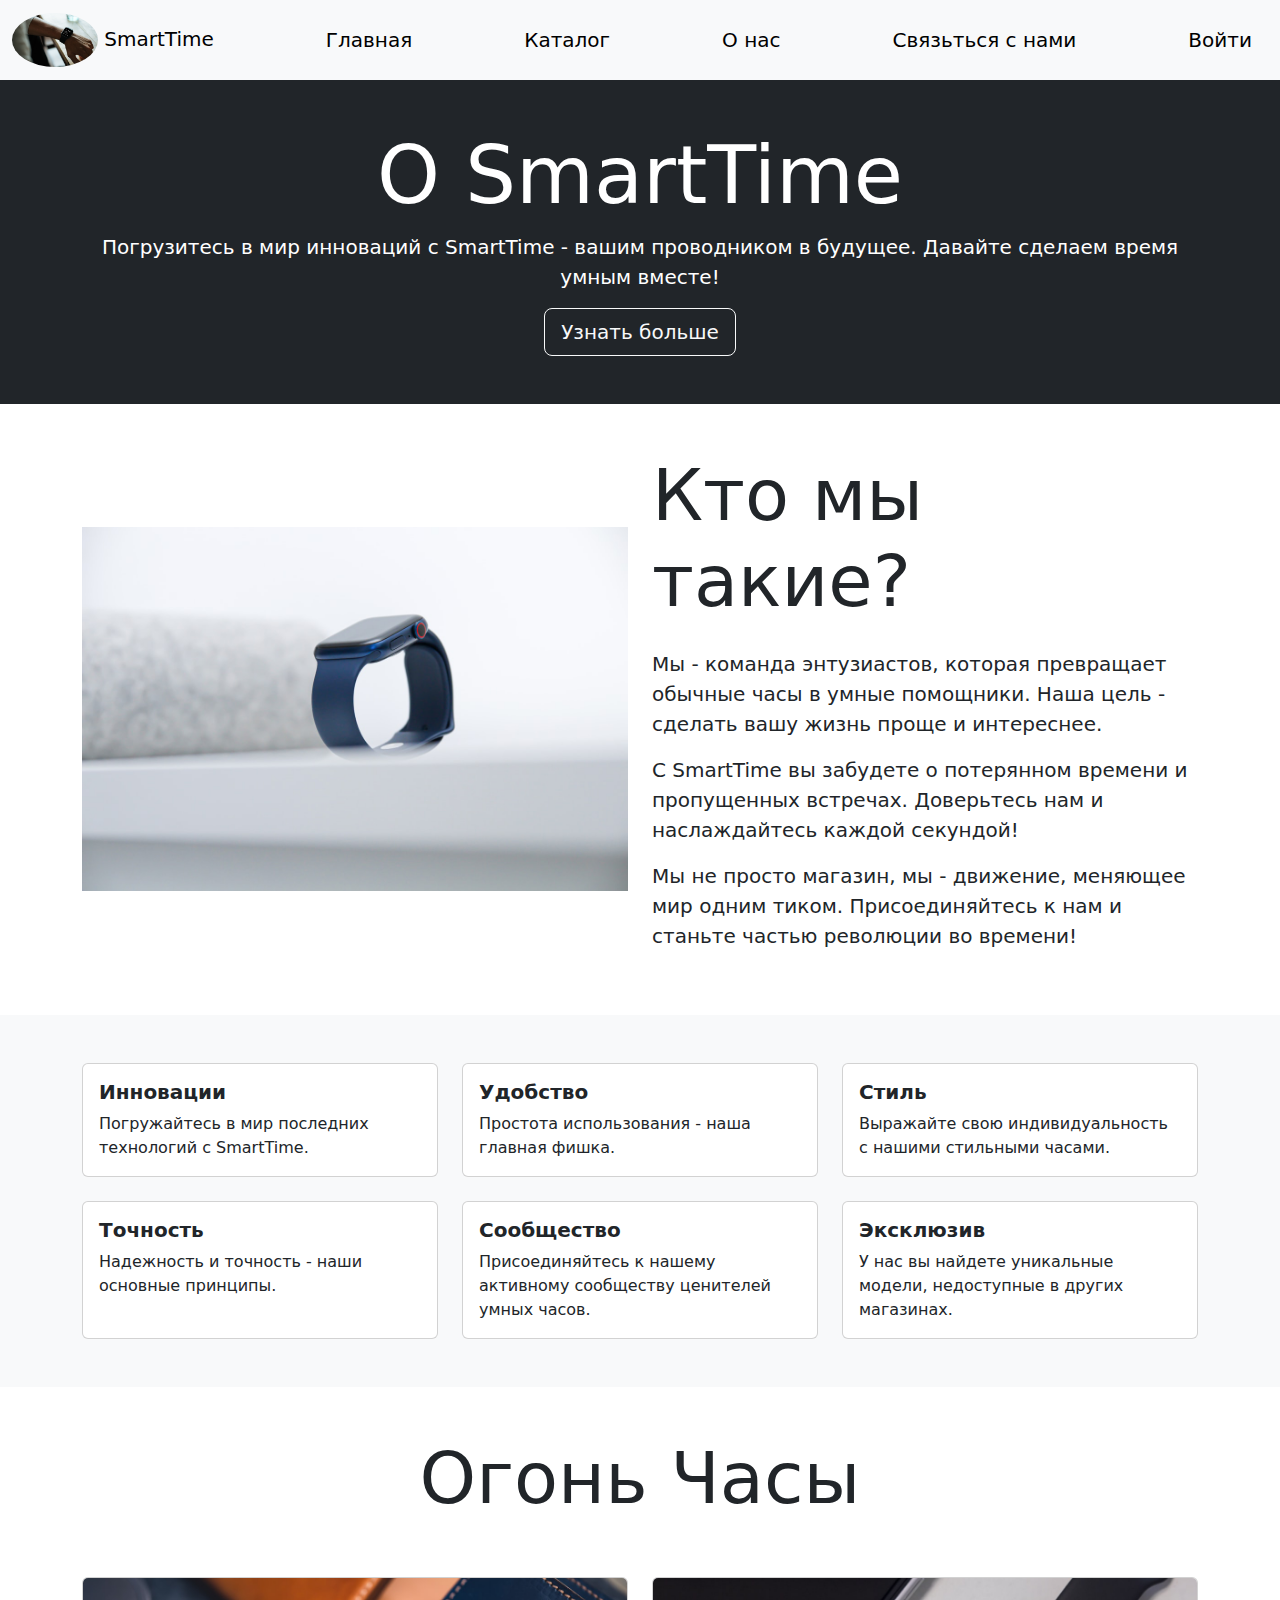
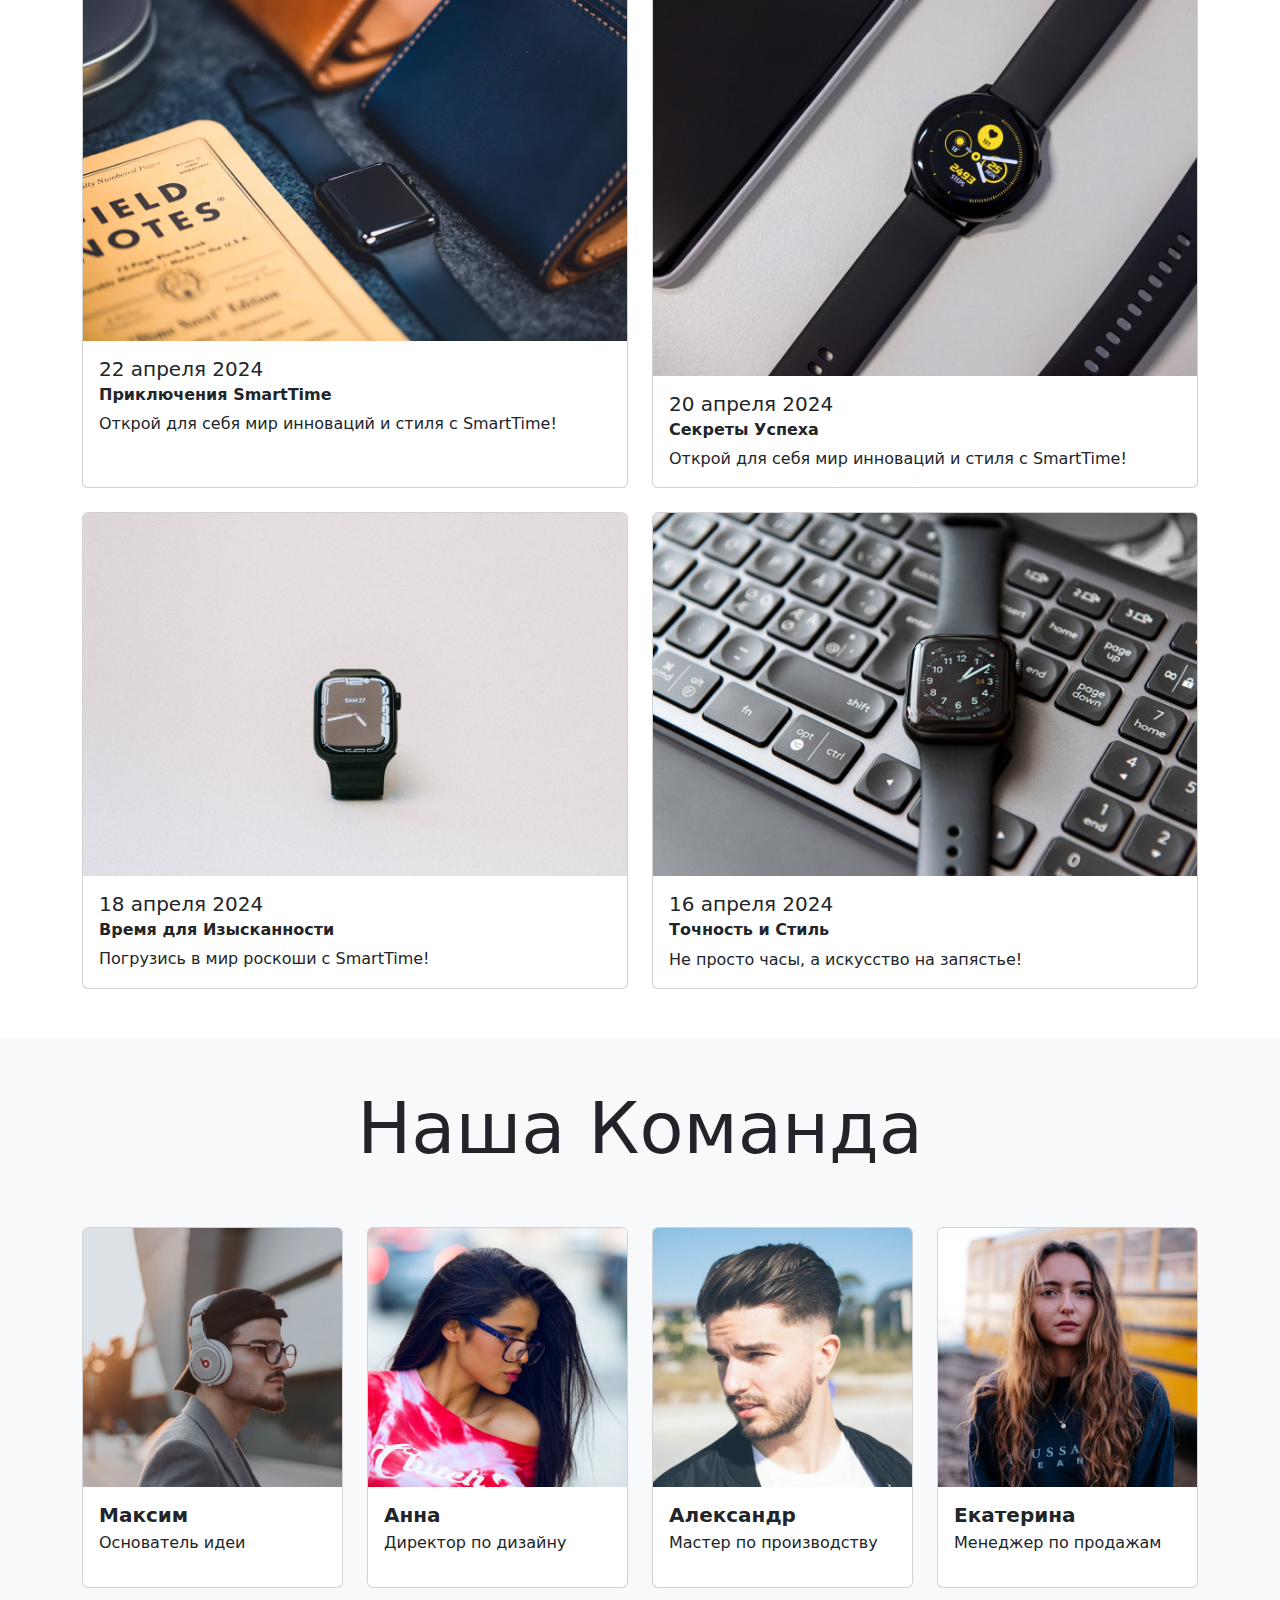
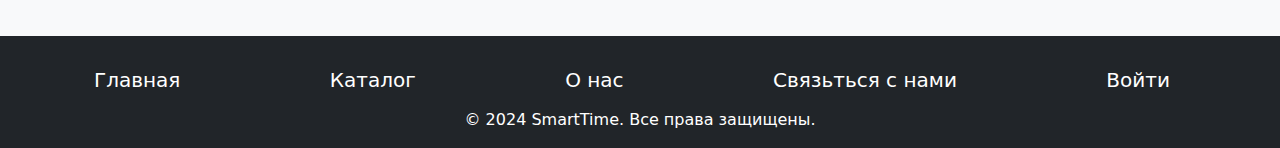
<file: about_us.html>
<!DOCTYPE html>
<html>

<head>
    <!-- Site made with Mobirise Online Website Builder v5.9.13, https://a.mobirise.com -->
    <meta charset="UTF-8">
    <meta http-equiv="X-UA-Compatible" content="IE=edge">
    <meta name="generator" content="Mobirise v5.9.13, a.mobirise.com">
    <meta name="viewport" content="width=device-width, initial-scale=1, minimum-scale=1">
    <link href="https://cdn.jsdelivr.net/npm/bootstrap@5.3.3/dist/css/bootstrap.min.css" rel="stylesheet"
        integrity="sha384-QWTKZyjpPEjISv5WaRU9OFeRpok6YctnYmDr5pNlyT2bRjXh0JMhjY6hW+ALEwIH" crossorigin="anonymous">
    <title>О нас</title>


</head>

<body>

    <nav class="navbar bg-body-tertiary">
        <div class="container-fluid">
            <a class="navbar-brand" href="index.html">
                <img src="img/logo.jpeg" alt="Logo" width="86" height="54" class="d-inline-block align-text-center rounded-circle">
                SmartTime
            </a>
            <a class="navbar-brand" href="index.html">Главная</a>
            <a class="navbar-brand" href="catalog.html">Каталог</a>
            <a class="navbar-brand" href="about_us.html">О нас</a>
            <a class="navbar-brand" href="team.html">Связьться с нами</a>
            <a class="navbar-brand" href="reviews.html">Войти</a>
        </div>
    </nav>

    <section class="p-5 text-center text-white bg-dark">
        <div class="container">
            <h1 class="display-1"><strong>О SmartTime</strong></h1>
            <p class="lead">Погрузитесь в мир инноваций с SmartTime - вашим проводником в будущее. Давайте сделаем время
                умным вместе!</p>
            <a href="#" class="btn btn-outline-light btn-lg">Узнать больше</a>
        </div>
    </section>


    <section class="py-5">
        <div class="container">
            <div class="row justify-content-center align-items-center">
                <div class="col-lg-6 mb-4 mb-lg-0">
                    <img src="img/2.2.jpeg" class="img-fluid" alt="About SmartTime">
                </div>
                <div class="col-lg-6">
                    <h2 class="mb-4 display-2"><strong>Кто мы такие?</strong></h2>
                    <p class="lead">Мы - команда энтузиастов, которая превращает обычные часы в умные помощники. Наша
                        цель - сделать вашу жизнь проще и интереснее.</p>
                    <p class="lead">С SmartTime вы забудете о потерянном времени и пропущенных встречах. Доверьтесь нам
                        и наслаждайтесь каждой секундой!</p>
                    <p class="lead">Мы не просто магазин, мы - движение, меняющее мир одним тиком. Присоединяйтесь к нам
                        и станьте частью революции во времени!</p>
                </div>
            </div>
        </div>
    </section>
    <section class="py-5 bg-light">
        <div class="container">
            <div class="row row-cols-1 row-cols-md-2 row-cols-lg-3 g-4">
                <div class="col">
                    <div class="card h-100">
                        <div class="card-body">
                            <h5 class="card-title"><strong>Инновации</strong></h5>
                            <p class="card-text">Погружайтесь в мир последних технологий с SmartTime.</p>
                        </div>
                    </div>
                </div>
                <div class="col">
                    <div class="card h-100">
                        <div class="card-body">
                            <h5 class="card-title"><strong>Удобство</strong></h5>
                            <p class="card-text">Простота использования - наша главная фишка.</p>
                        </div>
                    </div>
                </div>
                <div class="col">
                    <div class="card h-100">
                        <div class="card-body">
                            <h5 class="card-title"><strong>Стиль</strong></h5>
                            <p class="card-text">Выражайте свою индивидуальность с нашими стильными часами.</p>
                        </div>
                    </div>
                </div>
                <div class="col">
                    <div class="card h-100">
                        <div class="card-body">
                            <h5 class="card-title"><strong>Точность</strong></h5>
                            <p class="card-text">Надежность и точность - наши основные принципы.</p>
                        </div>
                    </div>
                </div>
                <div class="col">
                    <div class="card h-100">
                        <div class="card-body">
                            <h5 class="card-title"><strong>Сообщество</strong></h5>
                            <p class="card-text">Присоединяйтесь к нашему активному сообществу ценителей умных часов.
                            </p>
                        </div>
                    </div>
                </div>
                <div class="col">
                    <div class="card h-100">
                        <div class="card-body">
                            <h5 class="card-title"><strong>Эксклюзив</strong></h5>
                            <p class="card-text">У нас вы найдете уникальные модели, недоступные в других магазинах.</p>
                        </div>
                    </div>
                </div>
            </div>
        </div>
    </section>

    <section class="py-5">
        <div class="container">
            <div class="row justify-content-center mb-5">
                <div class="col-12 text-center">
                    <h2 class="display-2"><strong>Огонь Часы</strong></h2>
                </div>
            </div>
            <div class="row g-4">
                <div class="col-md-6 col-lg-6">
                    <div class="card h-100">
                        <img src="img/6.1.jpeg" class="card-img-top"
                            alt="Adventure SmartTime">
                        <div class="card-body">
                            <h5 class="card-title">22 апреля 2024</h5>
                            <h6 class="card-subtitle mb-2"><strong>Приключения SmartTime</strong></h6>
                            <p class="card-text">Открой для себя мир инноваций и стиля с SmartTime!</p>
                        </div>
                    </div>
                </div>
                <div class="col-md-6 col-lg-6">
                    <div class="card h-100">
                        <img src="img/6.2.jpeg" class="card-img-top"
                            alt="Secrets of Success">
                        <div class="card-body">
                            <h5 class="card-title">20 апреля 2024</h5>
                            <h6 class="card-subtitle mb-2"><strong>Секреты Успеха</strong></h6>
                            <p class="card-text">Открой для себя мир инноваций и стиля с SmartTime!</p>
                        </div>
                    </div>
                </div>
                <div class="col-md-6 col-lg-6">
                    <div class="card h-100">
                        <img src="img/6.3.jpeg" class="card-img-top"
                            alt="Time for Elegance">
                        <div class="card-body">
                            <h5 class="card-title">18 апреля 2024</h5>
                            <h6 class="card-subtitle mb-2"><strong>Время для Изысканности</strong></h6>
                            <p class="card-text">Погрузись в мир роскоши с SmartTime!</p>
                        </div>
                    </div>
                </div>
                <div class="col-md-6 col-lg-6">
                    <div class="card h-100">
                        <img src="img/6.4.jpeg" class="card-img-top"
                            alt="Precision and Style">
                        <div class="card-body">
                            <h5 class="card-title">16 апреля 2024</h5>
                            <h6 class="card-subtitle mb-2"><strong>Точность и Стиль</strong></h6>
                            <p class="card-text">Не просто часы, а искусство на запястье!</p>
                        </div>
                    </div>
                </div>
            </div>
        </div>
    </section>

    <section class="py-5 bg-light">
        <div class="container">
            <div class="row justify-content-center mb-5">
                <div class="col-12 text-center">
                    <h2 class="display-2"><strong>Наша Команда</strong></h2>
                </div>
            </div>
            <div class="row row-cols-1 row-cols-md-2 row-cols-lg-4 g-4">
                <div class="col">
                    <div class="card h-100">
                        <img src="img/5.1.jpeg" class="card-img-top"
                            alt="Максим">
                        <div class="card-body">
                            <h5 class="card-title"><strong>Максим</strong></h5>
                            <p class="card-subtitle mb-3">Основатель идеи</p>
                        </div>
                    </div>
                </div>
                <div class="col">
                    <div class="card h-100">
                        <img src="img/5.2.jpeg" class="card-img-top" alt="Анна">
                        <div class="card-body">
                            <h5 class="card-title"><strong>Анна</strong></h5>
                            <p class="card-subtitle mb-3">Директор по дизайну</p>
                        </div>
                    </div>
                </div>
                <div class="col">
                    <div class="card h-100">
                        <img src="img/5.4.jpeg" class="card-img-top"
                            alt="Александр">
                        <div class="card-body">
                            <h5 class="card-title"><strong>Александр</strong></h5>
                            <p class="card-subtitle mb-3">Мастер по производству</p>
                        </div>
                    </div>
                </div>
                <div class="col">
                    <div class="card h-100">
                        <img src="img/5.3.jpeg" class="card-img-top"
                            alt="Екатерина">
                        <div class="card-body">
                            <h5 class="card-title"><strong>Екатерина</strong></h5>
                            <p class="card-subtitle mb-3">Менеджер по продажам</p>
                        </div>
                    </div>
                </div>
            </div>
        </div>
    </section>

    <footer class="text-center text-white bg-dark p-3">
        <div class="container">
            <nav class="navbar">
                <div class="container-fluid">
                    <a class="navbar-brand text-white" href="index.html">Главная</a>
                    <a class="navbar-brand text-white" href="catalog.html">Каталог</a>
                    <a class="navbar-brand text-white" href="about_us.html">О нас</a>
                    <a class="navbar-brand text-white" href="team.html">Связьться с нами</a>
                    <a class="navbar-brand text-white" href="reviews.html">Войти</a>
                </div>
            </nav>
            <div class="text-white">
                © 2024 SmartTime. Все права защищены.
            </div>
        </div>
    </footer>

    <script src="https://code.jquery.com/jquery-3.3.1.slim.min.js"></script>
    <script src="https://cdnjs.cloudflare.com/ajax/libs/popper.js/1.14.7/umd/popper.min.js"></script>
    <script src="https://stackpath.bootstrapcdn.com/bootstrap/4.3.1/js/bootstrap.min.js"></script>



</body>

</html>
</file>
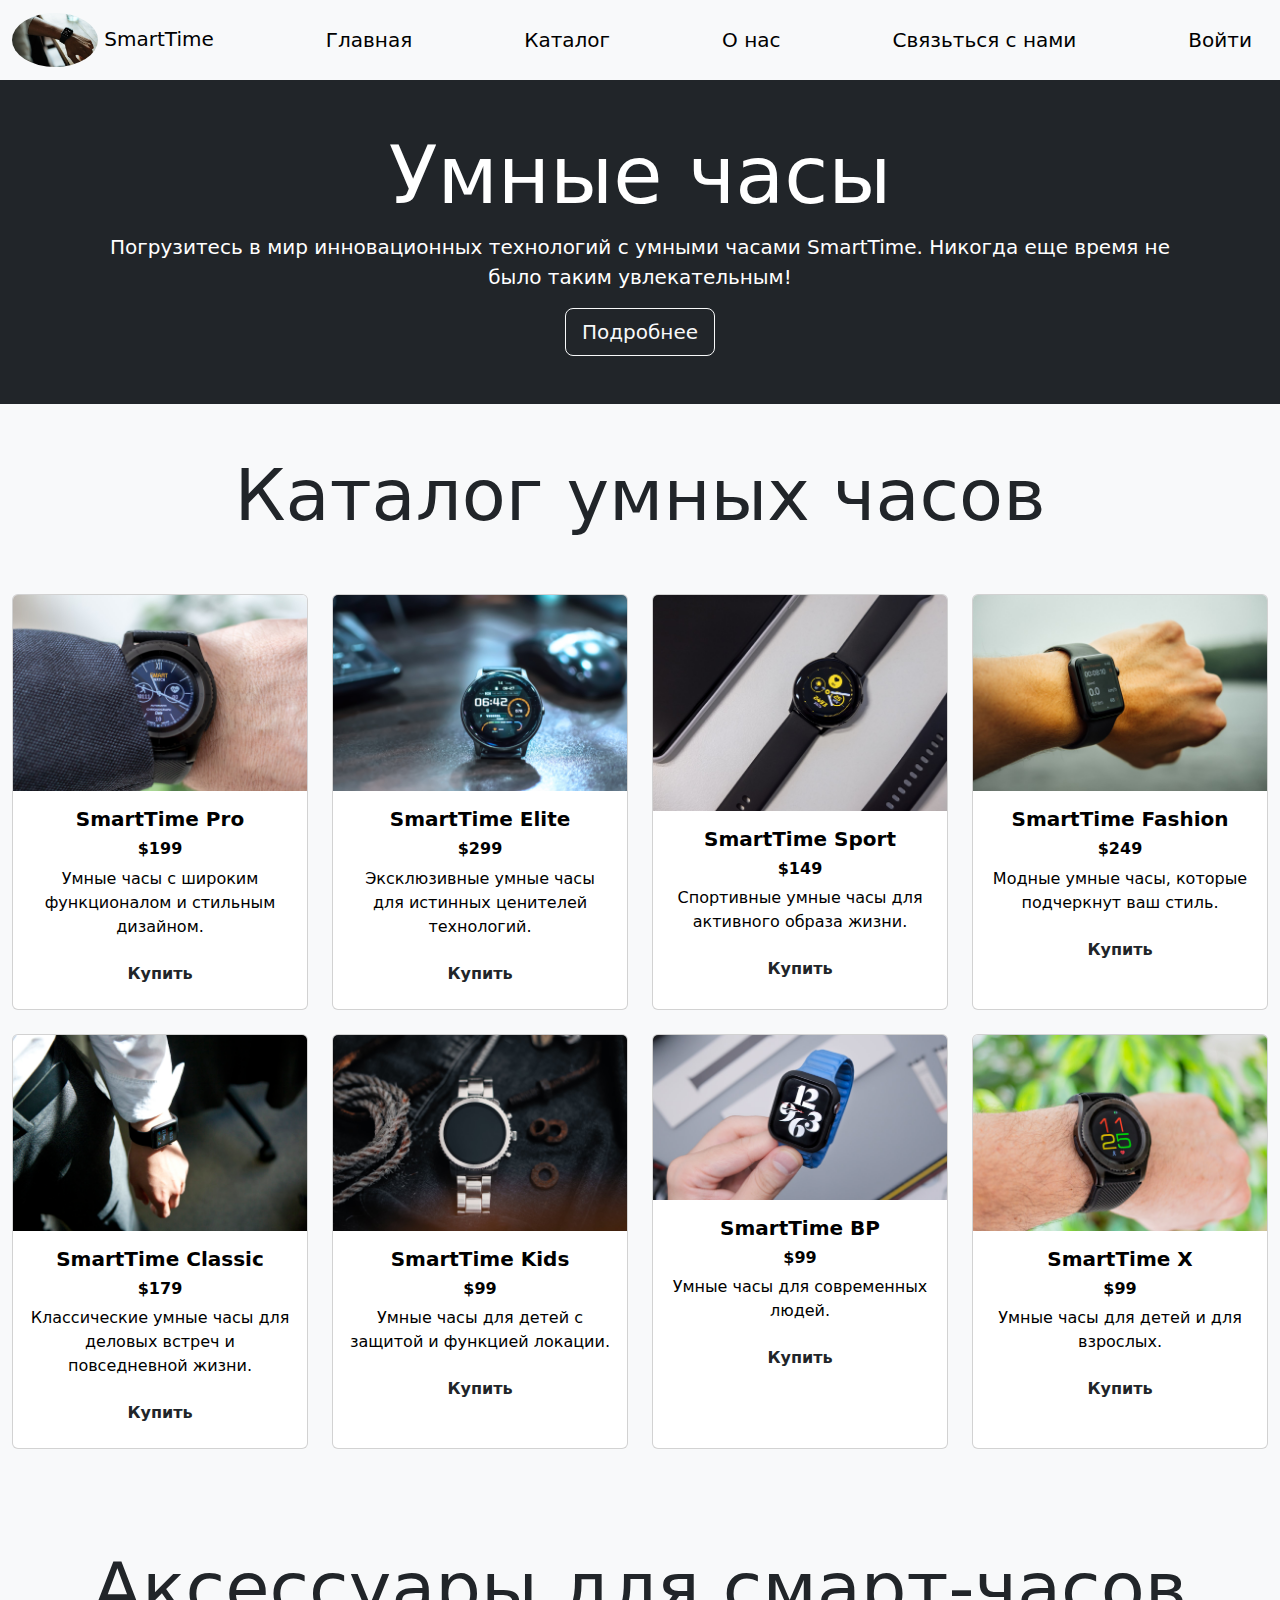
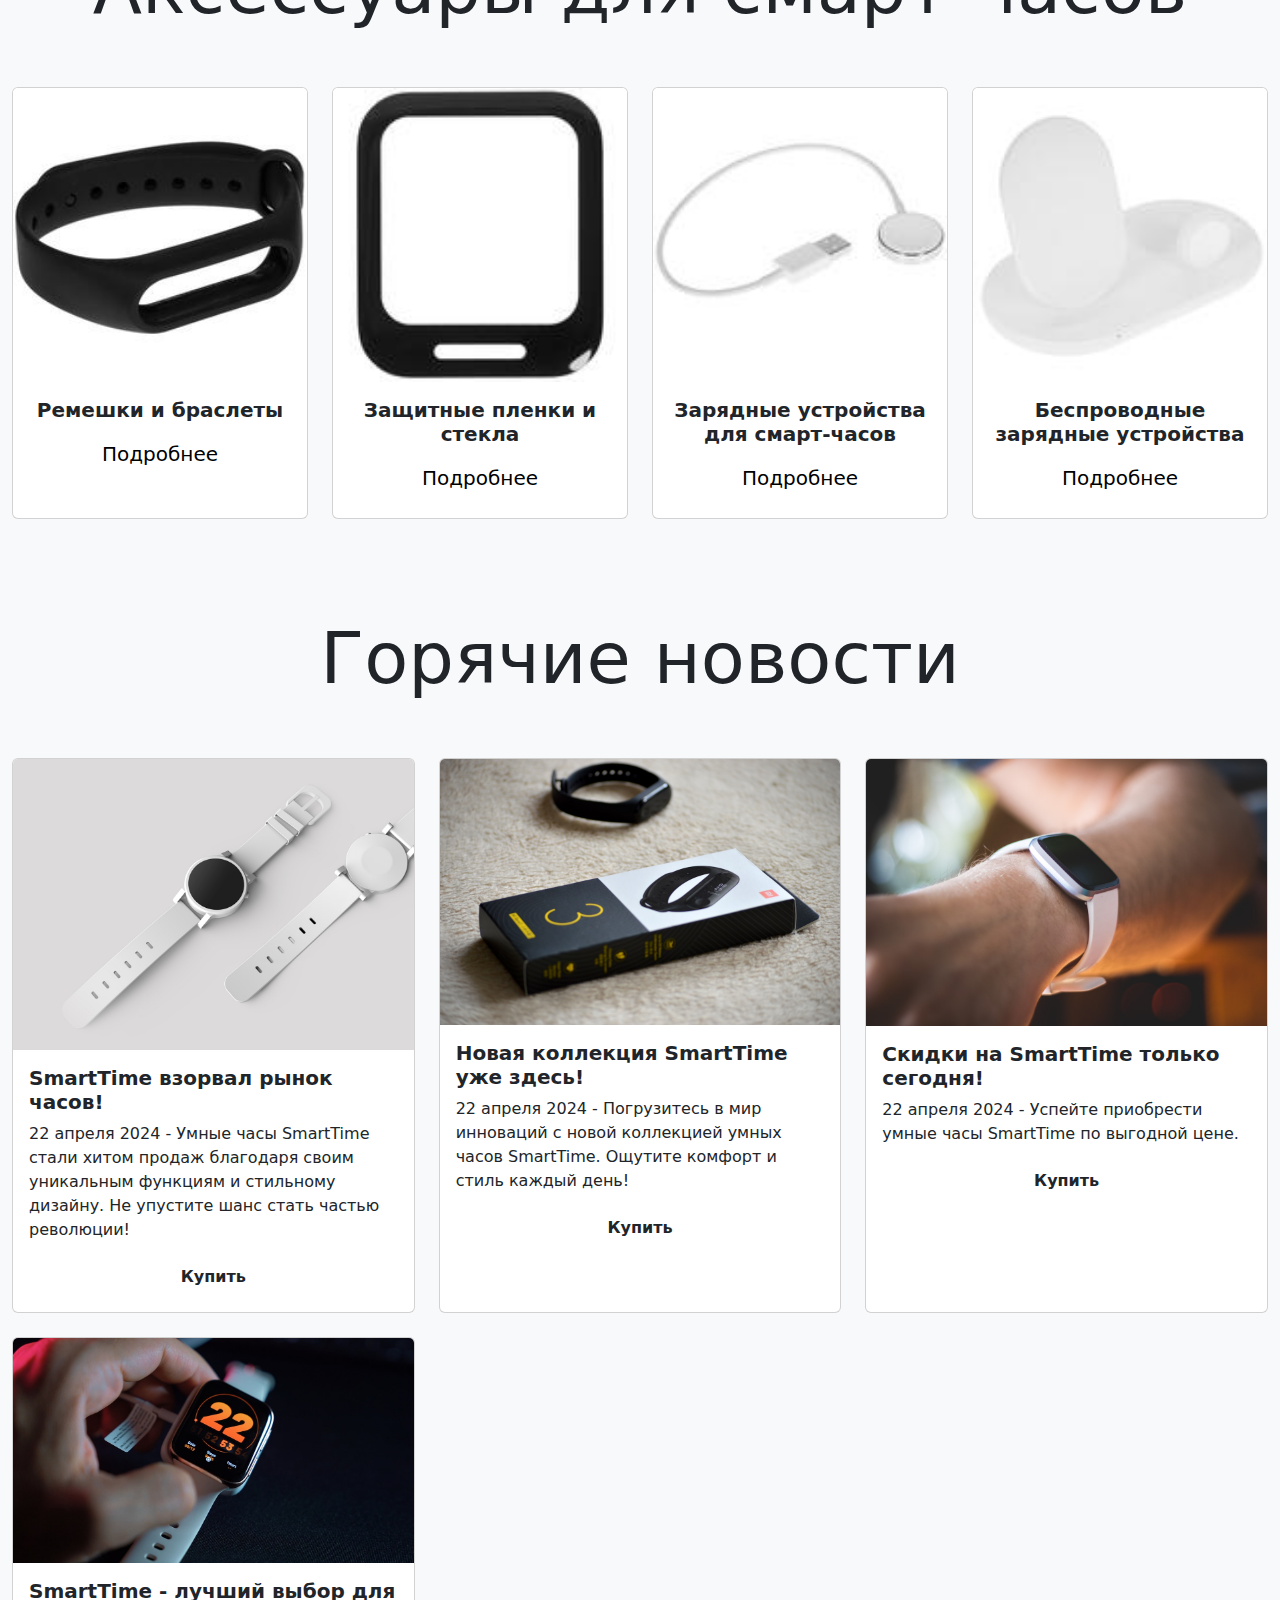
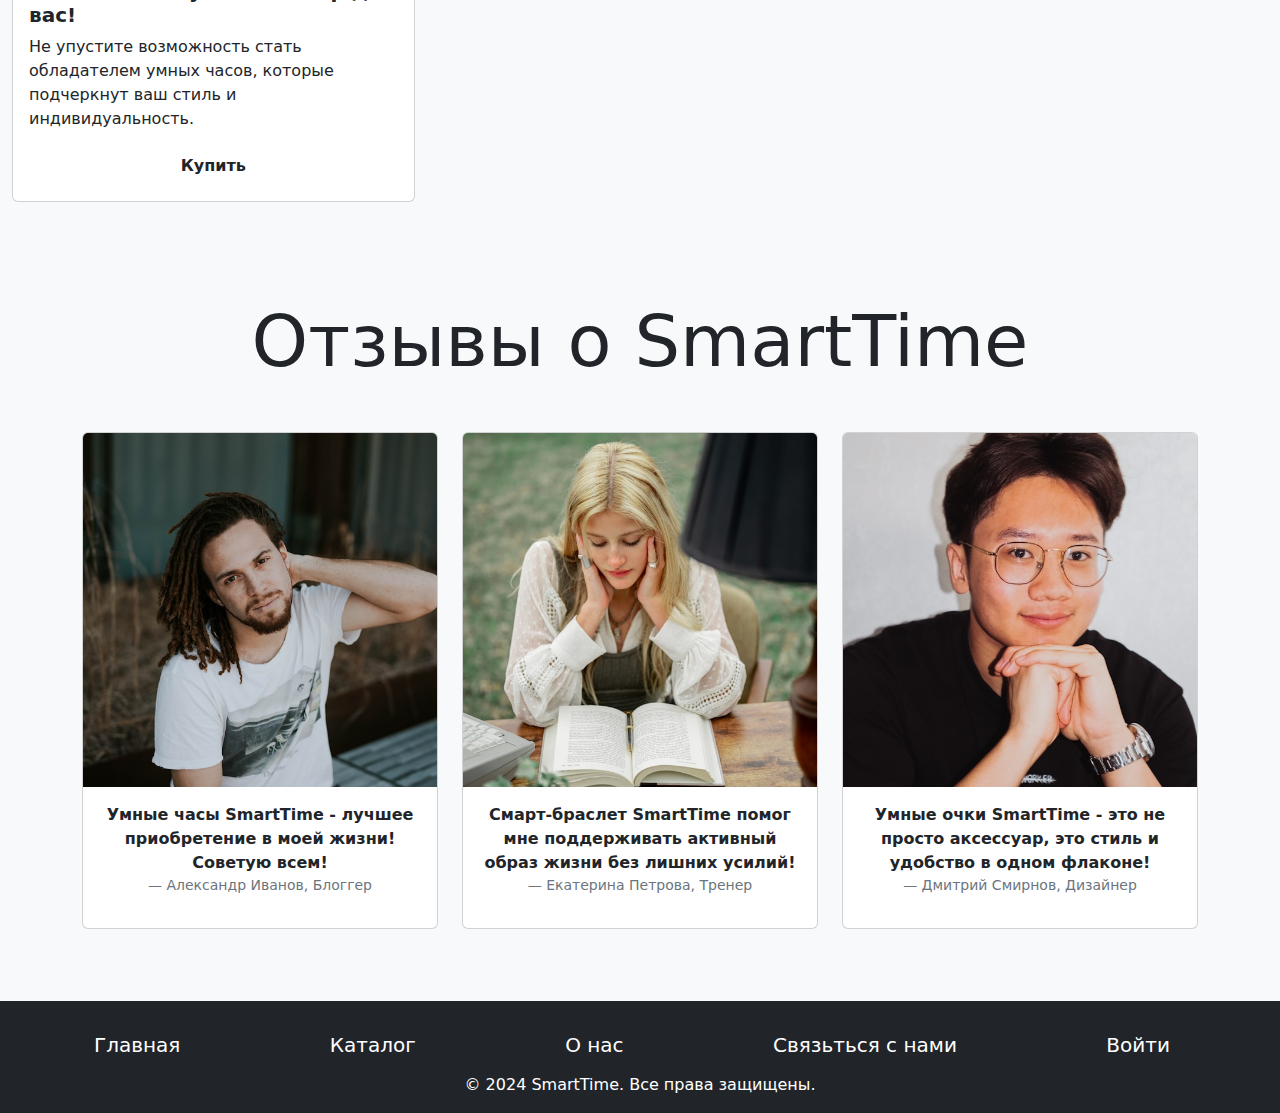
<file: catalog.html>
<!DOCTYPE html>
<html>
<head>
    <meta charset="UTF-8">
    <meta http-equiv="X-UA-Compatible" content="IE=edge">
    <meta name="generator" content="Mobirise v5.9.13, a.mobirise.com">
    <meta name="viewport" content="width=device-width, initial-scale=1, minimum-scale=1">
    <link href="https://cdn.jsdelivr.net/npm/bootstrap@5.3.3/dist/css/bootstrap.min.css" rel="stylesheet"
        integrity="sha384-QWTKZyjpPEjISv5WaRU9OFeRpok6YctnYmDr5pNlyT2bRjXh0JMhjY6hW+ALEwIH" crossorigin="anonymous">
    <meta name="description" content="SmartTime - ваш источник стильных аксессуаров. Отзывы, новинки, акции!">
    <title>SmartTime каталог</title>
</head>

<body>
    <nav class="navbar bg-body-tertiary">
        <div class="container-fluid">
            <a class="navbar-brand" href="index.html">
                <img src="img/logo.jpeg" alt="Logo" width="86" height="54" class="d-inline-block align-text-center rounded-circle">
                SmartTime
            </a>
            <a class="navbar-brand" href="index.html">Главная</a>
            <a class="navbar-brand" href="catalog.html">Каталог</a>
            <a class="navbar-brand" href="about_us.html">О нас</a>
            <a class="navbar-brand" href="team.html">Связьться с нами</a>
            <a class="navbar-brand" href="reviews.html">Войти</a>
        </div>
    </nav>

    <section class="text-white bg-dark text-center p-5">
        <div class="container">
            <h1 class="display-1"><strong>Умные часы</strong></h1>
            <p class="lead">Погрузитесь в мир инновационных
                технологий с умными часами SmartTime. Никогда еще время не было таким увлекательным!</p>
            <a href="#" class="btn btn-outline-light btn-lg">Подробнее</a>
        </div>
    </section>

    <section class="py-5 bg-light ">
        <div class="container-fluid">
            <div class="row justify-content-center mb-5">
                <div class="col-12 text-center">
                    <h2 class="display-2"><strong>Каталог умных часов</strong></h2>
                </div>
            </div>
            <div class="row row-cols-1 row-cols-md-2 row-cols-lg-4 g-4 ">
                <div class="col">
                    <div class="card h-100">
                        <img src="catalog/1.1.jpeg" class="card-img-top" alt="SmartTime Pro">
                        <div class="card-body text-black text-center">
                            <h5 class="card-title"><strong>SmartTime Pro</strong></h5>
                            <h6 class="card-title"><strong>$199</strong></h6>
                            <p class="card-text">Умные часы с широким функционалом и стильным дизайном.</p>
                            <div  class=" p-7">
                                <a href="SmartTime_Pro.html" class="btn btn-outline p-7"><strong>Купить</strong></a>
                            </div>
                        </div>
                    </div>
                </div>
                <div class="col">
                    <div class="card h-100">
                        <img src="catalog/1.2.jpeg" class="card-img-top" alt="SmartTime Elite">
                        <div class="card-body text-black text-center">
                            <h5 class="card-title"><strong>SmartTime Elite</strong></h5>
                            <h6 class="card-title"><strong>$299</strong></h6>
                            <p class="card-text">Эксклюзивные умные часы для истинных ценителей технологий.</p>
                            <div >
                                <a href="#" class="btn btn-outline p-7"><strong>Купить</strong></a>
                            </div>
                        </div>
                    </div>
                </div>
                <div class="col">
                    <div class="card h-100">
                        <img src="catalog/1.3.jpeg" class="card-img-top" alt="SmartTime Sport">
                        <div class="card-body text-black text-center">
                            <h5 class="card-title"><strong>SmartTime Sport</strong></h5>
                            <h6 class="card-title"><strong>$149</strong></h6>
                            <p class="card-text">Спортивные умные часы для активного образа жизни.</p>
                            <div>
                                <a href="#" class="btn btn-outline p-7"><strong>Купить</strong></a>
                            </div>
                        </div>
                    </div>
                </div>
                <div class="col">
                    <div class="card h-100">
                        <img src="catalog/1.4.jpeg" class="card-img-top" alt="Product 4">
                        <div class="card-body text-black text-center">
                            <h5 class="card-title"><strong>SmartTime Fashion</strong></h5>
                            <h6 class="card-title"><strong>$249</strong></h6>
                            <p class="card-text">Модные умные часы, которые подчеркнут ваш стиль.</p>
                            <div>
                                <a href="#" class="btn btn-outline p-7"><strong>Купить</strong></a>
                            </div>
                        </div>
                    </div>
                </div>
                <div class="col">
                    <div class="card h-100">
                        <img src="catalog/1.5.jpeg" class="card-img-top" alt="Product 5">
                        <div class="card-body text-black text-center">
                            <h5 class="card-title"><strong>SmartTime Classic</strong></h5>
                            <h6 class="card-title"><strong>$179</strong></h6>
                            <p class="card-text">Классические умные часы для деловых встреч и повседневной жизни.</p>
                            <div>
                                <a href="#" class="btn btn-outline p-7"><strong>Купить</strong></a>
                            </div>
                        </div>
                    </div>
                </div>
                <div class="col">
                    <div class="card h-100">
                        <img src="catalog/1.6.jpeg" class="card-img-top" alt="Product 6">
                        <div class="card-body text-black text-center">
                            <h5 class="card-title"><strong>SmartTime Kids</strong></h5>
                            <h6 class="card-title"><strong>$99</strong></h6>
                            <p class="card-text">Умные часы для детей с защитой и функцией локации.</p>
                            <div>
                                <a href="#" class="btn btn-outline p-7"><strong>Купить</strong></a>
                            </div>
                        </div>
                    </div>
                </div>
                <div class="col">
                    <div class="card h-100">
                        <img src="img/3.1.jpeg" class="card-img-top" alt="Product 7">
                        <div class="card-body text-black text-center">
                            <h5 class="card-title"><strong>SmartTime BP</strong></h5>
                            <h6 class="card-title"><strong>$99</strong></h6>
                            <p class="card-text">Умные часы для современных людей.</p>
                            <div>
                                <a href="#" class="btn btn-outline p-7"><strong>Купить</strong></a>
                            </div>
                        </div>
                    </div>
                </div>
                <div class="col">
                    <div class="card h-100">
                        <img src="img/1.2.jpeg" class="card-img-top" alt="Product 8">
                        <div class="card-body text-black text-center">
                            <h5 class="card-title"><strong>SmartTime X</strong></h5>
                            <h6 class="card-title"><strong>$99</strong></h6>
                            <p class="card-text">Умные часы для детей и для взрослых.</p>
                            <div>
                                <a href="#" class="btn btn-outline p-7"><strong>Купить</strong></a>
                            </div>
                        </div>
                    </div>
                </div>
            </div>
        </div>
    </section>

    <section class="py-5 bg-light">
        <div class="container-fluid">
            <div class="row justify-content-center mb-5">
                <div class="col-12 text-center">
                    <h2 class="display-2"><strong>Аксессуары для смарт-часов</strong></h2>
                </div>
            </div>
            <div class="row row-cols-1 row-cols-md-2 row-cols-lg-4 g-4 text-center">
                <div class="col">
                    <div class="card h-100">
                        <img src="catalog/4.1.jpg" class="card-img-top" alt="SmartTime Pro">
                        <div class="card-body">
                            <h5 class="card-title text-center"><strong>Ремешки и браслеты</strong></h5>
                            <div class="text-center">
                                <a href="#" class="btn  btn-lg text-black">Подробнее</a>
                            </div>
                        </div>
                    </div>
                </div>
                <div class="col">
                    <div class="card h-100">
                        <img src="catalog/4.2.jpg" class="card-img-top" alt="SmartTime Pro">
                        <div class="card-body">
                            <h5 class="card-title text-center"><strong>Защитные пленки и стекла</strong></h5>
                            <div class="text-center">
                                <a href="#" class="btn  btn-lg text-black">Подробнее</a>
                            </div>
                        </div>
                    </div>
                </div>
                <div class="col">
                    <div class="card h-100">
                        <img src="catalog/4.3.jpg" class="card-img-top" alt="SmartTime Pro">
                        <div class="card-body">
                            <h5 class="card-title text-center"><strong>Зарядные устройства для смарт-часов</strong></h5>
                            <div class="text-center">
                                <a href="#" class="btn  btn-lg text-black">Подробнее</a>
                            </div>
                        </div>
                    </div>
                </div>
                <div class="col">
                    <div class="card h-100">
                        <img src="catalog/4.4.jpg" class="card-img-top" alt="SmartTime Pro">
                        <div class="card-body">
                            <h5 class="card-title text-center"><strong>Беспроводные зарядные устройства</strong></h5>
                            <div class="text-center">
                                <a href="#" class="btn  btn-lg text-black">Подробнее</a>
                            </div>
                        </div>
                    </div>
                </div>
            </div>
        </div>
    </section>

    <section class="py-5 bg-light">
        <div class="container-fluid">
            <div class="row justify-content-center mb-5">
                <div class="col-12 text-center">
                    <h2 class="display-2"><strong>Горячие новости</strong></h2>
                </div>
            </div>
            <div class="row row-cols-1 row-cols-md-2 row-cols-lg-3 g-4">
                <div class="col">
                    <div class="card h-100">
                        <img src="catalog/2.1.jpeg" class="card-img-top" alt="SmartTime Revolution">
                        <div class="card-body">
                            <h5 class="card-title"><strong>SmartTime взорвал рынок часов!</strong></h5>
                            <p class="card-text">22 апреля 2024 - Умные часы SmartTime стали хитом продаж благодаря
                                своим уникальным функциям и стильному дизайну. Не упустите шанс стать частью революции!
                            </p>
                            <div class="text-center">
                                <a href="#" class="btn btn-outline p-7"><strong>Купить</strong></a>
                            </div>
                        </div>
                    </div>
                </div>
                <div class="col">
                    <div class="card h-100">
                        <img src="catalog/2.4.jpeg" class="card-img-top" alt="New Collection">
                        <div class="card-body">
                            <h5 class="card-title"><strong>Новая коллекция SmartTime уже здесь!</strong></h5>
                            <p class="card-text">22 апреля 2024 - Погрузитесь в мир инноваций с новой коллекцией умных
                                часов SmartTime. Ощутите комфорт и стиль каждый день!</p>
                            <div class="text-center">
                                <a href="#" class="btn btn-outline p-7"><strong>Купить</strong></a>
                            </div>
                        </div>
                    </div>
                </div>
                <div class="col">
                    <div class="card h-100">
                        <img src="catalog/2.2.jpeg" class="card-img-top" alt="Today's Discount">
                        <div class="card-body">
                            <h5 class="card-title"><strong>Скидки на SmartTime только сегодня!</strong></h5>
                            <p class="card-text">22 апреля 2024 - Успейте приобрести умные часы SmartTime по выгодной
                                цене.</p>
                            <div class="text-center">
                                <a href="#" class="btn btn-outline p-7"><strong>Купить</strong></a>
                            </div>
                        </div>
                    </div>
                </div>
                <div class="col">
                    <div class="card h-100">
                        <img src="catalog/2.3.jpeg" class="card-img-top" alt="Today's Discount">
                        <div class="card-body">
                            <h5 class="card-title"><strong>SmartTime - лучший выбор для вас!</strong></h5>
                            <p class="card-text">Не упустите возможность стать обладателем умных часов, которые
                                подчеркнут ваш стиль и индивидуальность.</p>
                            <div class="text-center">
                                <a href="#" class="btn btn-outline p-7 "><strong>Купить</strong></a>
                            </div>
                        </div>
                    </div>
                </div>
            </div>
        </div>
    </section>

    <section class="py-5 bg-light">
        <div class="container text-center">
            <h2 class="display-2 mb-5"><strong>Отзывы о SmartTime</strong></h2>
            <div class="row">
                <div class="col-lg-4 mb-4">
                    <div class="card h-100">
                        <img src="catalog/3.1.jpeg" class="card-img-top" alt="Отзыв Александра Иванова">
                        <div class="card-body">
                            <p class="card-text"><strong>Умные часы SmartTime - лучшее приобретение в моей жизни!
                                    Советую всем!</strong></p>
                            <footer class="blockquote-footer">Александр Иванов, Блоггер</footer>
                        </div>
                    </div>
                </div>
                <div class="col-lg-4 mb-4">
                    <div class="card h-100">
                        <img src="catalog/3.2.jpeg" class="card-img-top" alt="Отзыв Екатерины Петровой">
                        <div class="card-body">
                            <p class="card-text"><strong>Смарт-браслет SmartTime помог мне поддерживать активный образ
                                    жизни без лишних усилий!</strong></p>
                            <footer class="blockquote-footer">Екатерина Петрова, Тренер</footer>
                        </div>
                    </div>
                </div>
                <div class="col-lg-4 mb-4">
                    <div class="card h-100">
                        <img src="catalog/3.3.jpeg" class="card-img-top" alt="Отзыв Дмитрия Смирнова">
                        <div class="card-body">
                            <p class="card-text"><strong>Умные очки SmartTime - это не просто аксессуар, это стиль и
                                    удобство в одном флаконе!</strong></p>
                            <footer class="blockquote-footer">Дмитрий Смирнов, Дизайнер</footer>
                        </div>
                    </div>
                </div>
            </div>
        </div>
    </section>
    
    <footer class="text-center text-white bg-dark p-3">
        <div class="container">
            <nav class="navbar">
                <div class="container-fluid">
                    <a class="navbar-brand text-white" href="index.html">Главная</a>
                    <a class="navbar-brand text-white" href="catalog.html">Каталог</a>
                    <a class="navbar-brand text-white" href="about_us.html">О нас</a>
                    <a class="navbar-brand text-white" href="team.html">Связьться с нами</a>
                    <a class="navbar-brand text-white" href="reviews.html">Войти</a>
                </div>
            </nav>
            <div class="text-white">
                © 2024 SmartTime. Все права защищены.
            </div>
        </div>
    </footer>

    <script src="https://code.jquery.com/jquery-3.3.1.slim.min.js"></script>
    <script src="https://cdnjs.cloudflare.com/ajax/libs/popper.js/1.14.7/umd/popper.min.js"></script>
    <script src="https://stackpath.bootstrapcdn.com/bootstrap/4.3.1/js/bootstrap.min.js"></script>
</body>

</html>
</file>
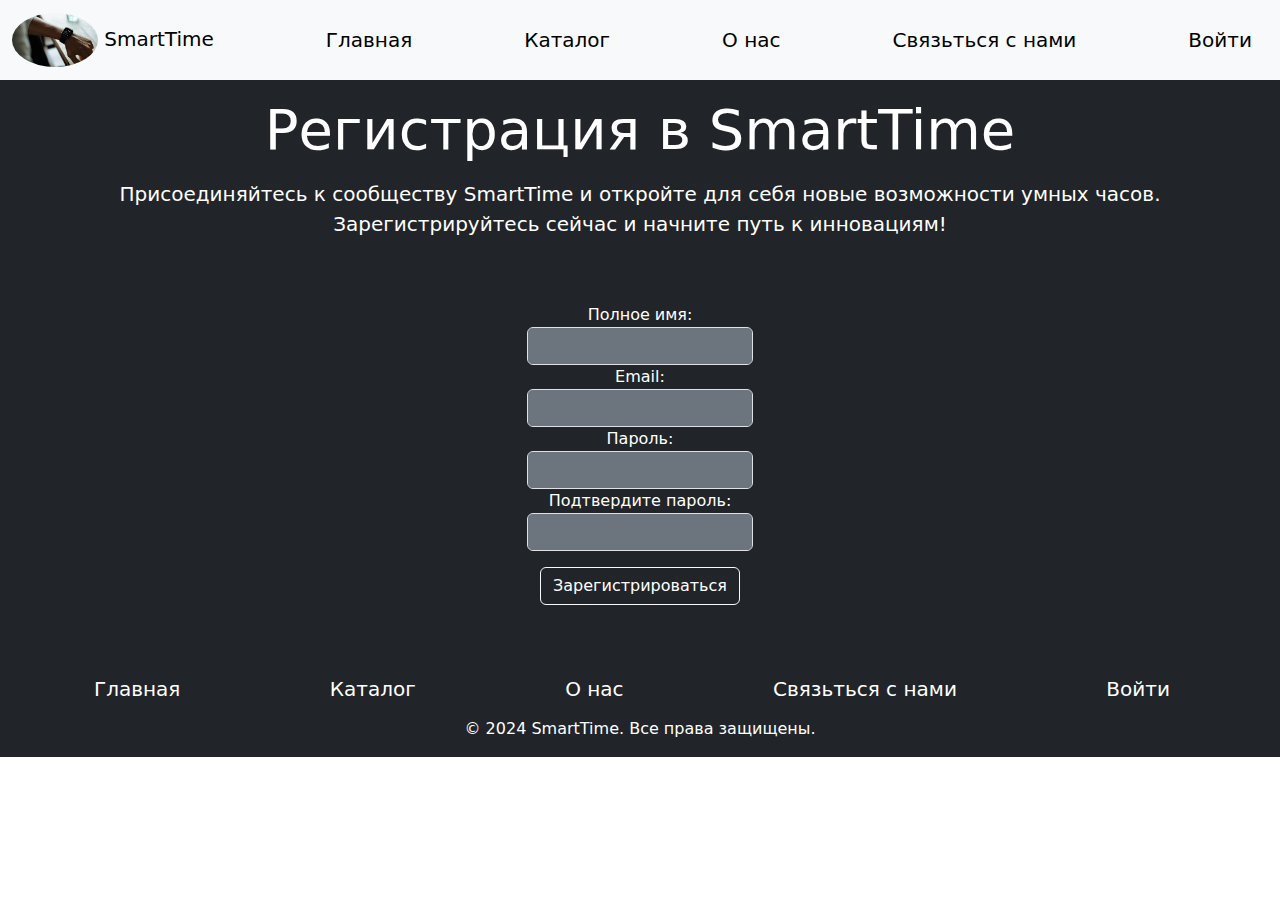
<file: registration.html>
<!DOCTYPE html>
<html>

<head>

    <meta charset="UTF-8">
    <meta http-equiv="X-UA-Compatible" content="IE=edge">
    <meta name="generator" content="Mobirise v5.9.13, a.mobirise.com">
    <meta name="viewport" content="width=device-width, initial-scale=1, minimum-scale=1">
    <link href="https://cdn.jsdelivr.net/npm/bootstrap@5.3.3/dist/css/bootstrap.min.css" rel="stylesheet"
        integrity="sha384-QWTKZyjpPEjISv5WaRU9OFeRpok6YctnYmDr5pNlyT2bRjXh0JMhjY6hW+ALEwIH" crossorigin="anonymous">
    <meta name="description" content="SmartTime - ваш источник стильных аксессуаров. Отзывы, новинки, акции!">
    <title>SmartTime Регистрация</title>
</head>

<body>
    <nav class="navbar bg-body-tertiary">
        <div class="container-fluid">
            <a class="navbar-brand" href="index.html">
                <img src="img/logo.jpeg" alt="Logo" width="86" height="54"
                    class="d-inline-block align-text-center rounded-circle">
                SmartTime
            </a>
            <a class="navbar-brand" href="index.html">Главная</a>
            <a class="navbar-brand" href="catalog.html">Каталог</a>
            <a class="navbar-brand" href="about_us.html">О нас</a>
            <a class="navbar-brand" href="team.html">Связьться с нами</a>
            <a class="navbar-brand" href="reviews.html">Войти</a>
        </div>
    </nav>
    <section class="text-white bg-dark text-center p-3">
        <div class="container">
            <h1 class="display-4"><strong>Регистрация в SmartTime</strong></h1>
            <p class="lead p-2">Присоединяйтесь к сообществу SmartTime и откройте для себя новые возможности умных
                часов. Зарегистрируйтесь сейчас и начните путь к инновациям!</p>
        </div>
    </section>
    <section class="text-white bg-dark text-center p-4">
        <div class="login-container">
            <form action="#" method="POST"
                style="display: flex; flex-direction: column; justify-content: center; align-items: center;">
                <div class="form-group">
                    <label for="fullname" class="text-white">Полное имя:</label>
                    <input type="password" class="form-control bg-secondary text-white"
                        aria-describedby="passwordHelpInline">
                </div>
                <div class="form-group">
                    <label for="new-email" class="text-white">Email:</label>
                    <input type="email" class="form-control bg-secondary text-white" id="new-email" name="email"
                        required>
                </div>
                <div class="form-group">
                    <label for="new-password" class="text-white">Пароль:</label>
                    <input type="password" class="form-control bg-secondary text-white" id="new-password"
                        name="password" required>
                </div>
                <div class="form-group">
                    <label for="confirm-password" class="text-white">Подтвердите пароль:</label>
                    <input type="password" class="form-control bg-secondary text-white" id="confirm-password"
                        name="confirm-password" required>
                </div>
                <div class="form-group p-3">
                    <button type="submit" class="btn btn-light bg-dark text-white">Зарегистрироваться</button>
                </div>


            </form>
        </div>
    </section>

    <footer class="text-center text-white bg-dark p-3">
        <div class="container">
            <nav class="navbar">
                <div class="container-fluid">
                    <a class="navbar-brand text-white" href="index.html">Главная</a>
                    <a class="navbar-brand text-white" href="catalog.html">Каталог</a>
                    <a class="navbar-brand text-white" href="about_us.html">О нас</a>
                    <a class="navbar-brand text-white" href="team.html">Связьться с нами</a>
                    <a class="navbar-brand text-white" href="reviews.html">Войти</a>
                </div>
            </nav>
            <div class="text-white">
                © 2024 SmartTime. Все права защищены.
            </div>
        </div>
    </footer>

    <script src="https://code.jquery.com/jquery-3.3.1.slim.min.js"></script>
    <script src="https://cdnjs.cloudflare.com/ajax/libs/popper.js/1.14.7/umd/popper.min.js"></script>
    <script src="https://stackpath.bootstrapcdn.com/bootstrap/4.3.1/js/bootstrap.min.js"></script>
</body>

</html>
</file>
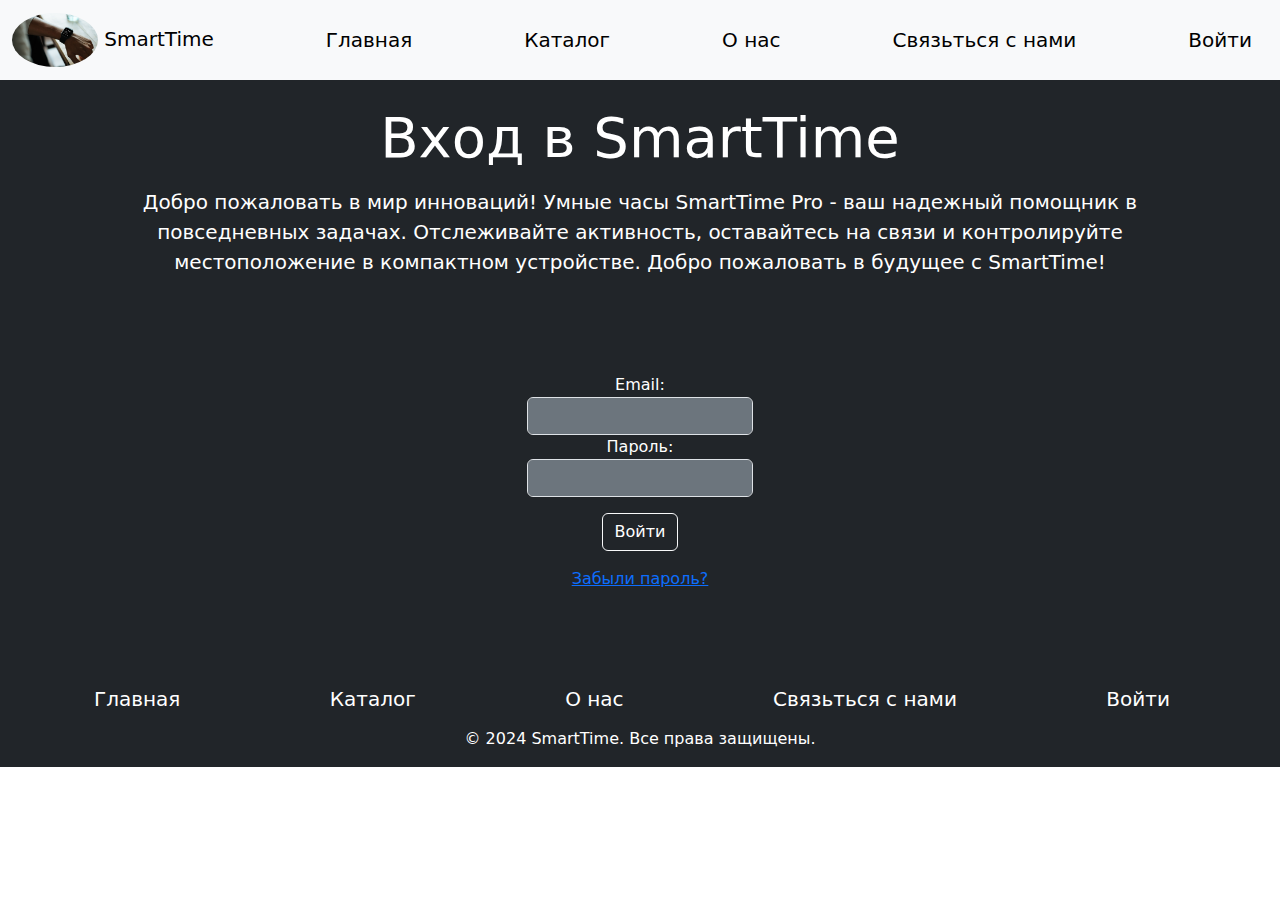
<file: reviews.html>
<!DOCTYPE html>
<html>

<head>

    <meta charset="UTF-8">
    <meta http-equiv="X-UA-Compatible" content="IE=edge">
    <meta name="generator" content="Mobirise v5.9.13, a.mobirise.com">
    <meta name="viewport" content="width=device-width, initial-scale=1, minimum-scale=1">
    <link href="https://cdn.jsdelivr.net/npm/bootstrap@5.3.3/dist/css/bootstrap.min.css" rel="stylesheet"
        integrity="sha384-QWTKZyjpPEjISv5WaRU9OFeRpok6YctnYmDr5pNlyT2bRjXh0JMhjY6hW+ALEwIH" crossorigin="anonymous">
    <meta name="description" content="SmartTime - ваш источник стильных аксессуаров. Отзывы, новинки, акции!">
    <title>SmartTime Вход</title>
</head>

<body>
    <nav class="navbar bg-body-tertiary">
        <div class="container-fluid">
            <a class="navbar-brand" href="index.html">
                <img src="img/logo.jpeg" alt="Logo" width="86" height="54"
                    class="d-inline-block align-text-center rounded-circle"> SmartTime
            </a>
            <a class="navbar-brand" href="index.html">Главная</a>
            <a class="navbar-brand" href="catalog.html">Каталог</a>
            <a class="navbar-brand" href="about_us.html">О нас</a>
            <a class="navbar-brand" href="team.html">Связьться с нами</a>
            <a class="navbar-brand" href="reviews.html">Войти</a>
        </div>
    </nav>
    <section class="text-white bg-dark text-center p-4">
        <div class="container">
            <h1 class="display-4"><strong>Вход в SmartTime</strong></h1>
            <p class="lead p-2">Добро пожаловать в мир инноваций! Умные часы SmartTime Pro - ваш надежный помощник в
                повседневных задачах. Отслеживайте активность, оставайтесь на связи и контролируйте местоположение в
                компактном устройстве. Добро пожаловать в будущее с SmartTime!</p>
        </div>

    </section>
    <section class="text-white bg-dark text-center p-5">
        <div class="login-container">
            <form action="#" method="POST"
                style="display: flex; flex-direction: column; justify-content: center; align-items: center;">
                <div class="form-group">
                    <label for="email" class="text-white">Email:</label>
                    <input type="email" class="form-control bg-secondary text-white " id="email" name="email" required>
                </div>
                <div class="form-group">
                    <label for="password" class="text-white">Пароль:</label>
                    <input type="password" class="text-center form-control bg-secondary text-white mb-3" id="password"
                        name="password" required>
                </div>

            </form>
            
        </div>
        <button type="submit" class="btn btn-light bg-dark text-white mb-3">Войти</button>
            <p class="text-light">
                <a href="registration.html">Забыли пароль?</a>
            </p>
    </section>

    <footer class="text-center text-white bg-dark p-3">
        <div class="container">
            <nav class="navbar">
                <div class="container-fluid">
                    <a class="navbar-brand text-white" href="index.html">Главная</a>
                    <a class="navbar-brand text-white" href="catalog.html">Каталог</a>
                    <a class="navbar-brand text-white" href="about_us.html">О нас</a>
                    <a class="navbar-brand text-white" href="team.html">Связьться с нами</a>
                    <a class="navbar-brand text-white" href="reviews.html">Войти</a>
                </div>
            </nav>
            <div class="text-white">
                © 2024 SmartTime. Все права защищены.
            </div>
        </div>
    </footer>

    <script src="https://code.jquery.com/jquery-3.3.1.slim.min.js"></script>
    <script src="https://cdnjs.cloudflare.com/ajax/libs/popper.js/1.14.7/umd/popper.min.js"></script>
    <script src="https://stackpath.bootstrapcdn.com/bootstrap/4.3.1/js/bootstrap.min.js"></script>
</body>

</html>
</file>
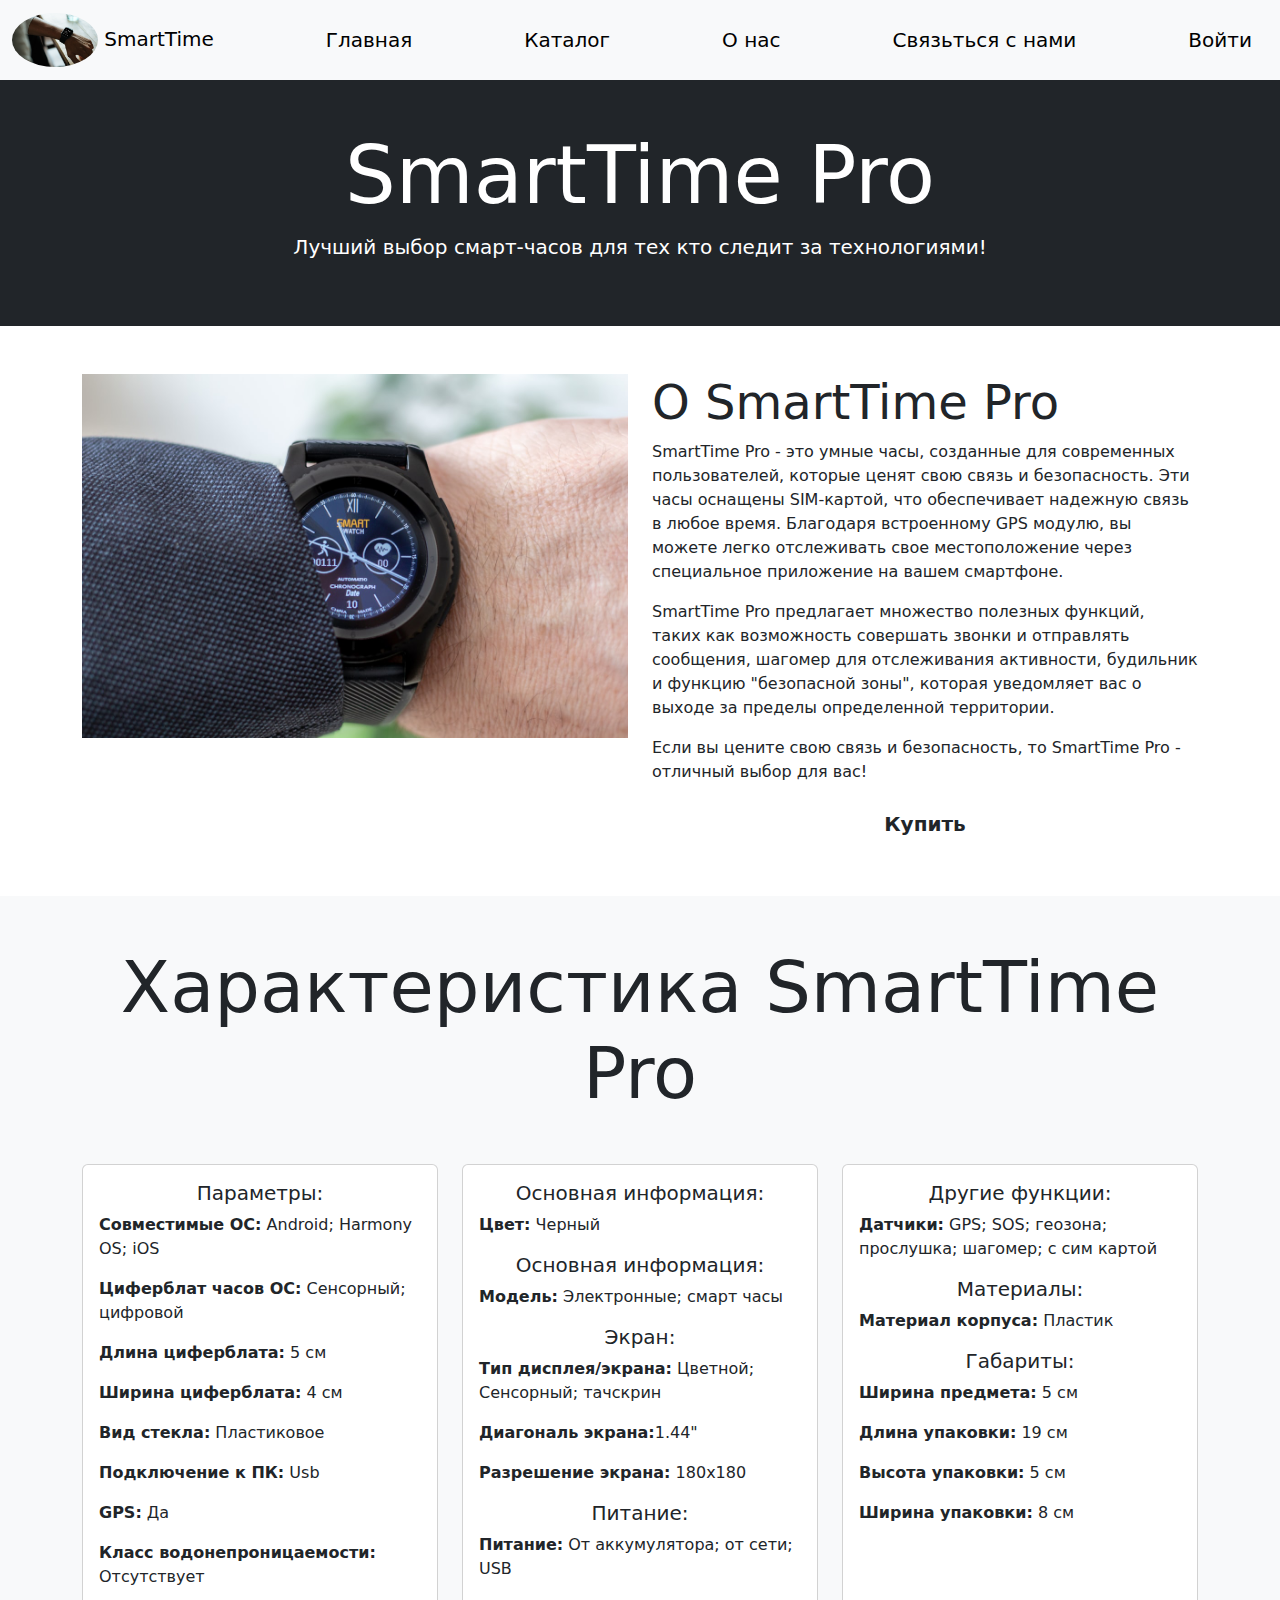
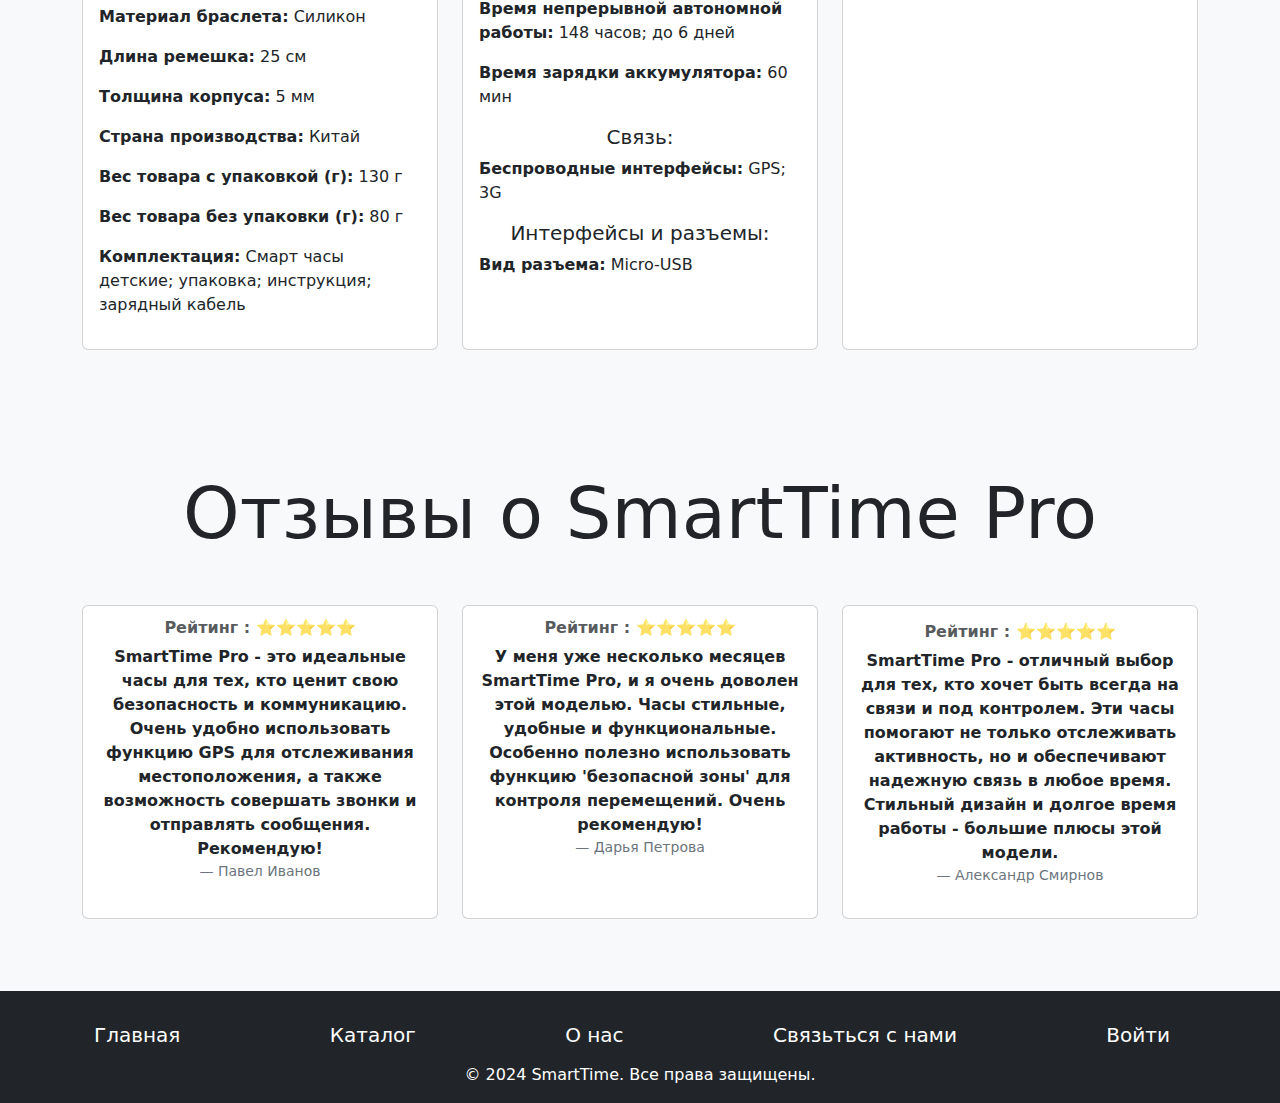
<file: SmartTime_Pro.html>
<!DOCTYPE html>
<html lang="en">

<head>
    <meta charset="UTF-8">
    <meta http-equiv="X-UA-Compatible" content="IE=edge">
    <meta name="viewport" content="width=device-width, initial-scale=1.0">
    <link href="https://cdn.jsdelivr.net/npm/bootstrap@5.3.3/dist/css/bootstrap.min.css" rel="stylesheet" integrity="sha384-QWTKZyjpPEjISv5WaRU9OFeRpok6YctnYmDr5pNlyT2bRjXh0JMhjY6hW+ALEwIH" crossorigin="anonymous">
    <title>SmartTime Pro</title>
</head>

<body>
    <nav class="navbar bg-body-tertiary">
        <div class="container-fluid">
            <a class="navbar-brand" href="index.html">
                <img src="img/logo.jpeg" alt="Logo" width="86" height="54" class="d-inline-block align-text-center rounded-circle"> SmartTime
            </a>
            <a class="navbar-brand" href="index.html">Главная</a>
            <a class="navbar-brand" href="catalog.html">Каталог</a>
            <a class="navbar-brand" href="about_us.html">О нас</a>
            <a class="navbar-brand" href="team.html">Связьться с нами</a>
            <a class="navbar-brand" href="reviews.html">Войти</a>
        </div>
    </nav>

    <section class="text-white bg-dark text-center p-5">
        <div class="container">
            <h1 class="display-1"><strong>SmartTime Pro</strong></h1>
            <p class="lead">Лучший выбор смарт-часов для тех кто следит за технологиями!</p>
        </div>
    </section>

    <section class="py-5 ">
        <div class="container">
            <div class="row">
                <div class="col-lg-6 mb-3 mb-lg-0">
                    <img src="catalog/1.1.jpeg" alt="SmartTime" class="img-fluid">
                </div>
                <div class="col-lg-6">
                    <h4 class="display-5"><strong>О SmartTime Pro</strong></h4>
                    <p>SmartTime Pro - это умные часы, созданные для современных пользователей, которые ценят свою связь и безопасность. Эти часы оснащены SIM-картой, что обеспечивает надежную связь в любое время. Благодаря встроенному GPS модулю, вы можете
                        легко отслеживать свое местоположение через специальное приложение на вашем смартфоне.
                    </p>
                    <p>SmartTime Pro предлагает множество полезных функций, таких как возможность совершать звонки и отправлять сообщения, шагомер для отслеживания активности, будильник и функцию "безопасной зоны", которая уведомляет вас о выходе за пределы
                        определенной территории.
                    </p>
                    <p>Если вы цените свою связь и безопасность, то SmartTime Pro - отличный выбор для вас!</p>
                    <div class="text-center">
                        <a href="#" class="btn btn-outline btn-lg "><strong>Купить</strong></a>
                    </div>
                </div>
            </div>
        </div>
    </section>
    <section class="py-5 bg-light">
        <div class="container">
            <h2 class="display-2 mb-5 text-center"><strong>Характеристика SmartTime Pro</strong></h2>
            <div class="row">
                <div class="col-lg-4 mb-4">
                    <div class="card h-100">
                        <div class="card-body">
                            <h5 class="mg-6 text-center">Параметры:</h5>
                            <p><strong>Совместимые ОС:</strong> Android; Harmony OS; iOS</p>
                            <p><strong>Циферблат часов ОС:</strong> Сенсорный; цифровой</p>
                            <p><strong>Длина циферблата:</strong> 5 см</p>
                            <p><strong>Ширина циферблата:</strong> 4 см</p>
                            <p><strong>Вид стекла:</strong> Пластиковое</p>
                            <p><strong>Подключение к ПК:</strong> Usb</p>
                            <p><strong>GPS:</strong> Да</p>
                            <p><strong>Класс водонепроницаемости:</strong> Отсутствует</p>
                            <p><strong>Материал браслета:</strong> Силикон</p>
                            <p><strong>Длина ремешка:</strong> 25 см</p>
                            <p><strong>Толщина корпуса:</strong> 5 мм</p>
                            <p><strong>Страна производства:</strong> Китай</p>
                            <p><strong>Вес товара с упаковкой (г):</strong> 130 г</p>
                            <p><strong>Вес товара без упаковки (г):</strong> 80 г</p>
                            <p><strong>Комплектация:</strong> Смарт часы детские; упаковка; инструкция; зарядный кабель</p>
                        </div>
                    </div>
                </div>
                <div class="col-lg-4 mb-4">
                    <div class="card h-100">
                        <div class="card-body">
                            <h5 class="mg-6 text-center">Основная информация:</h5>
                            <p><strong>Цвет:</strong> Черный</p>
                            <h5 class="mg-6 text-center">Основная информация:</h5>
                            <p><strong>Модель:</strong> Электронные; смарт часы</p>
                            <h5 class="mg-6 text-center">Экран:</h5>
                            <p><strong>Тип дисплея/экрана:</strong> Цветной; Сенсорный; тачскрин</p>
                            <p><strong>Диагональ экрана:</strong>1.44"</p>
                            <p><strong>Разрешение экрана:</strong> 180х180</p>
                            <h5 class="mg-6 text-center">Питание:</h5>
                            <p><strong>Питание:</strong> От аккумулятора; от сети; USB</p>
                            <p><strong>Время непрерывной автономной работы:</strong> 148 часов; до 6 дней</p>
                            <p><strong>Время зарядки аккумулятора:</strong> 60 мин</p>
                            <h5 class="mg-6 text-center">Связь:</h5>
                            <p><strong>Беспроводные интерфейсы:</strong> GPS; 3G</p>
                            <h5 class="mg-6 text-center">Интерфейсы и разъемы:</h5>
                            <p><strong>Вид разъема:</strong> Micro-USB</p>
                        </div>
                    </div>
                </div>
                <div class="col-lg-4 mb-4">
                    <div class="card h-100">
                        <div class="card-body">
                            <h5 class="mg-6 text-center">Другие функции:</h5>
                            <p><strong>Датчики:</strong> GPS; SOS; геозона; прослушка; шагомер; с сим картой</p>
                            <h5 class="mg-6 text-center">Материалы:</h5>
                            <p><strong>Материал корпуса:</strong> Пластик</p>
                            <h5 class="mg-6 text-center">Габариты:</h5>
                            <p><strong>Ширина предмета:</strong> 5 см</p>
                            <p><strong>Длина упаковки:</strong> 19 см</p>
                            <p><strong>Высота упаковки:</strong> 5 см</p>
                            <p><strong>Ширина упаковки:</strong> 8 см</p>
                        </div>
                    </div>
                </div>
            </div>
        </div>
    </section>
    <section class="py-5 bg-light">
        <div class="container text-center">
            <h2 class="display-2 mb-5"><strong>Отзывы о SmartTime Pro</strong></h2>
            <div class="row">
                <div class="col-lg-4 mb-4">
                    <div class="card h-100">
                        <div class="card-body">
                            <h6 class="text-muted card-subtitle mb-2"><strong>Рейтинг : ⭐⭐⭐⭐⭐</strong></h6>
                            <p class="card-text"><strong>SmartTime Pro - это идеальные часы для тех, кто ценит свою безопасность и коммуникацию. 
                                Очень удобно использовать функцию GPS для отслеживания местоположения, а также возможность совершать звонки и отправлять сообщения. Рекомендую!</strong></p>
                            <footer class="blockquote-footer">Павел Иванов</footer>
                        </div>
                    </div>
                </div>
                <div class="col-lg-4 mb-4">
                    <div class="card h-100">
                        <div class="card-body">
                            <h6 class="text-muted card-subtitle mb-2"><strong>Рейтинг : ⭐⭐⭐⭐⭐</strong></h6>
                            <p class="card-text"><strong>У меня уже несколько месяцев SmartTime Pro, и я очень доволен этой моделью. 
                                Часы стильные, удобные и функциональные. Особенно полезно использовать функцию 'безопасной зоны' для контроля перемещений. Очень рекомендую!</strong></p>
                            <footer class="blockquote-footer">Дарья Петрова</footer>
                        </div>
                    </div>
                </div>
                <div class="col-lg-4 mb-4">
                    <div class="card h-100">
                        <div class="card-body">
                            <h6 class="text-muted card-text mb-2"><strong>Рейтинг : ⭐⭐⭐⭐⭐</strong></h6>
                            <p class="card-text"><strong>SmartTime Pro - отличный выбор для тех, кто хочет быть всегда на связи и под контролем. 
                                Эти часы помогают не только отслеживать активность, но и обеспечивают надежную связь в любое время. Стильный дизайн и долгое время работы - большие плюсы этой модели.</strong></p>
                            <footer class="blockquote-footer ьи">Александр Смирнов</footer>
                        </div>
                    </div>
                </div>
            </div>
        </div>
    </section>

    <footer class="text-center text-white bg-dark p-3">
        <div class="container">
            <nav class="navbar">
                <div class="container-fluid">
                    <a class="navbar-brand text-white" href="index.html">Главная</a>
                    <a class="navbar-brand text-white" href="catalog.html">Каталог</a>
                    <a class="navbar-brand text-white" href="about_us.html">О нас</a>
                    <a class="navbar-brand text-white" href="team.html">Связьться с нами</a>
                    <a class="navbar-brand text-white" href="reviews.html">Войти</a>
                </div>
            </nav>
            <div class="text-white">
                © 2024 SmartTime. Все права защищены.
            </div>
        </div>
    </footer>
</body>

</html>
</file>
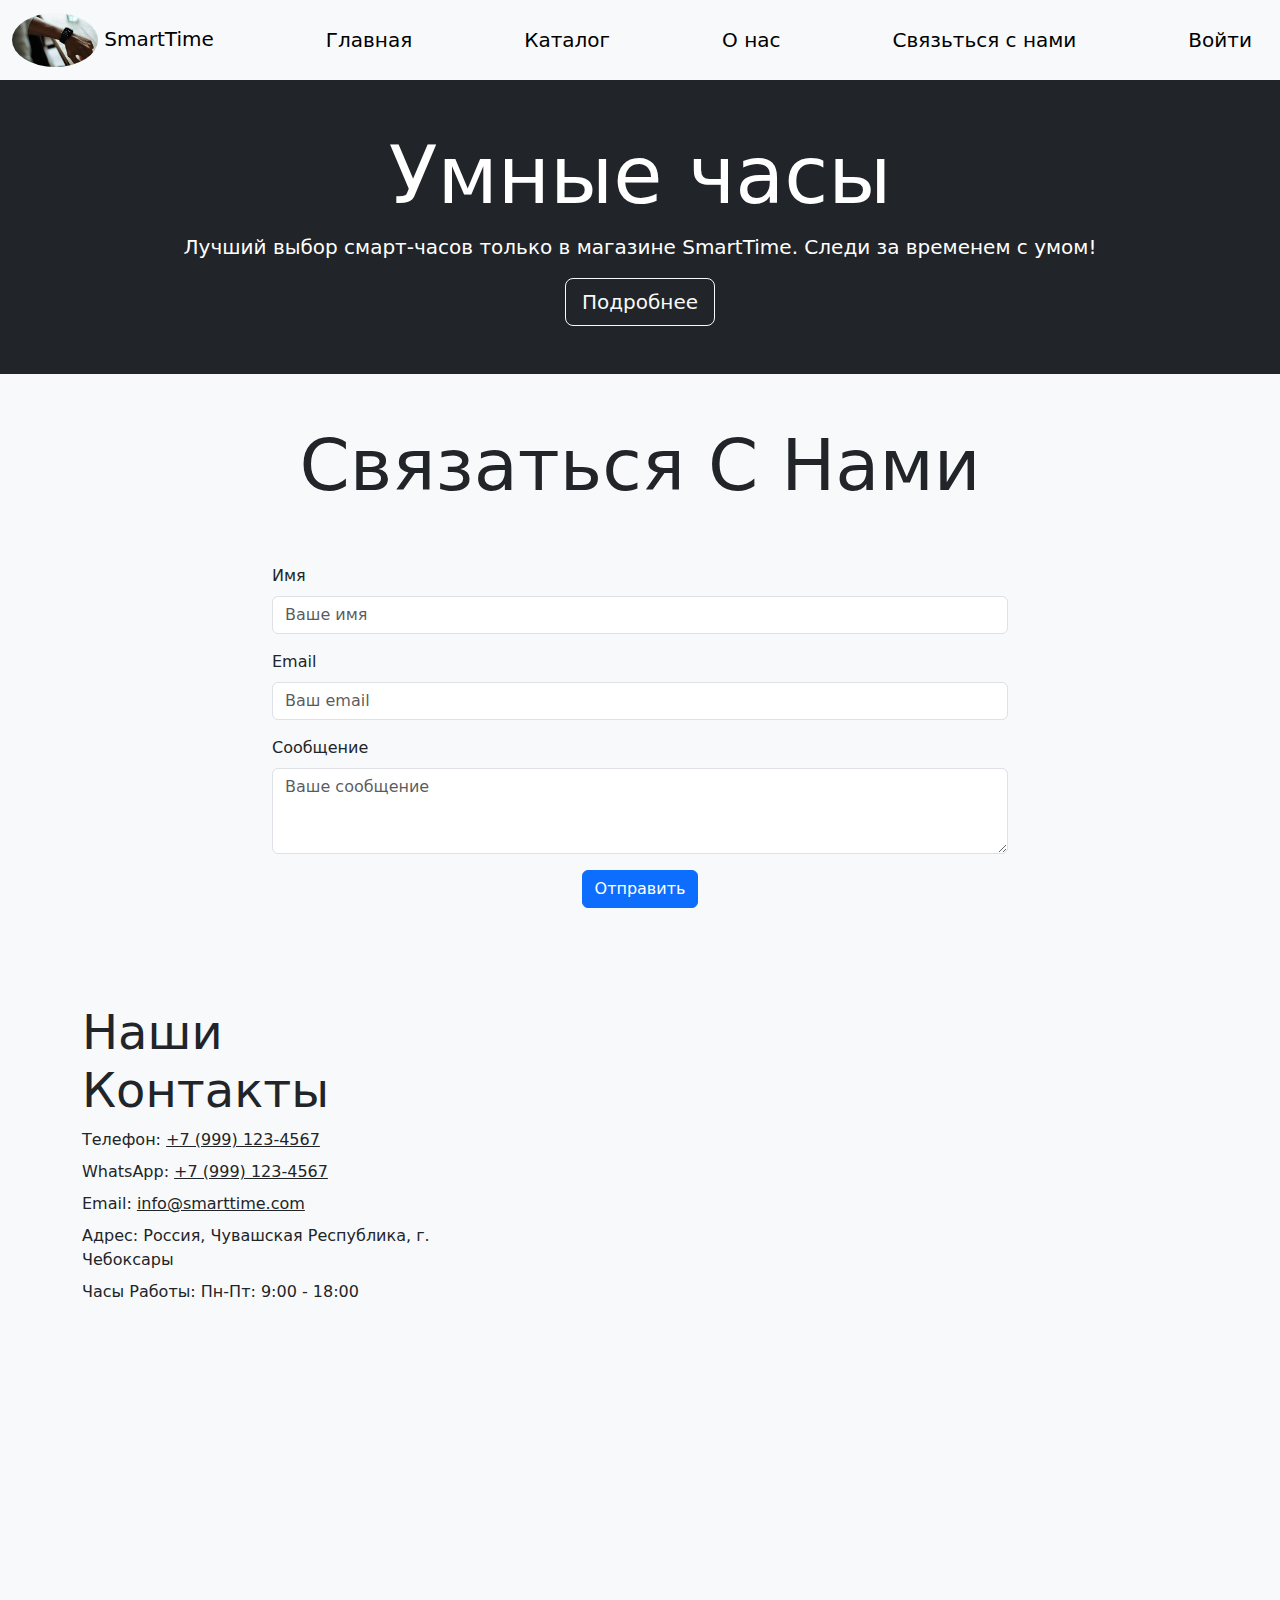
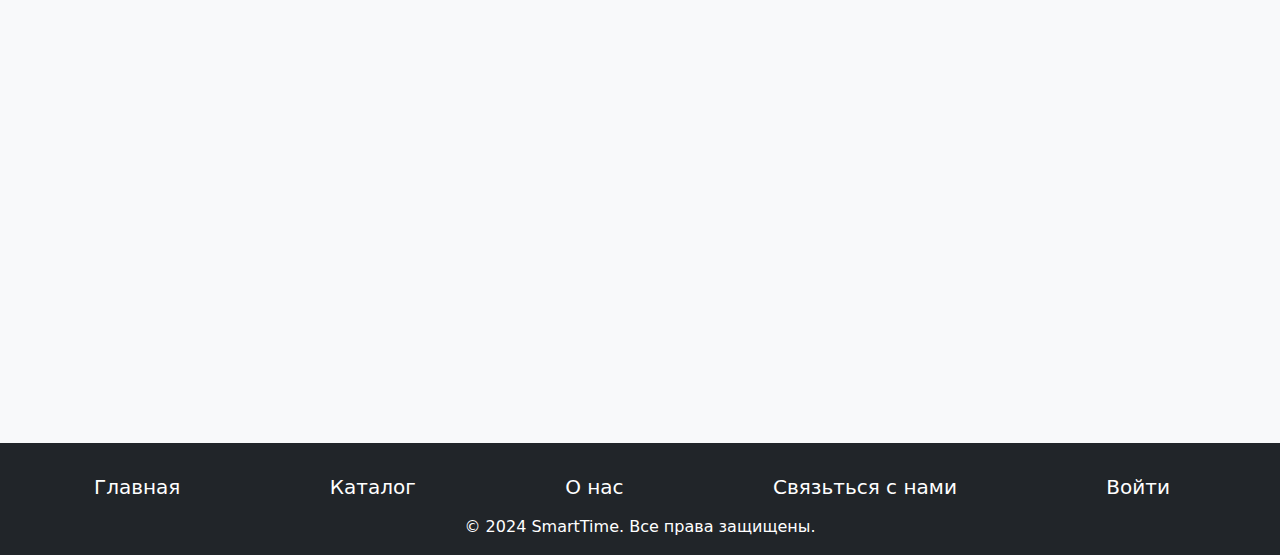
<file: team.html>
<!DOCTYPE html>
<html lang="en">

<head>
    <meta charset="UTF-8">
    <meta http-equiv="X-UA-Compatible" content="IE=edge">
    <meta name="generator" content="Mobirise v5.9.13, a.mobirise.com">
    <meta name="viewport" content="width=device-width, initial-scale=1, minimum-scale=1">
    <link rel="stylesheet" href="team.css">
    <link href="https://cdn.jsdelivr.net/npm/bootstrap@5.3.3/dist/css/bootstrap.min.css" rel="stylesheet"
        integrity="sha384-QWTKZyjpPEjISv5WaRU9OFeRpok6YctnYmDr5pNlyT2bRjXh0JMhjY6hW+ALEwIH" crossorigin="anonymous">
    <title>Связаться с нами</title>
</head>

<body>
    <nav class="navbar bg-body-tertiary">
        <div class="container-fluid">
            <a class="navbar-brand" href="index.html">
                <img src="img/logo.jpeg" alt="Logo" width="86" height="54" class="d-inline-block align-text-center rounded-circle">
                SmartTime
            </a>
            <a class="navbar-brand" href="index.html">Главная</a>
            <a class="navbar-brand" href="catalog.html">Каталог</a>
            <a class="navbar-brand" href="about_us.html">О нас</a>
            <a class="navbar-brand" href="team.html">Связьться с нами</a>
            <a class="navbar-brand" href="reviews.html">Войти</a>
        </div>
    </nav>

    <section class="text-white bg-dark text-center p-5">
        <div class="container">
            <h1 class="display-1"><strong>Умные часы</strong></h1>
            <p class="lead">Лучший выбор смарт-часов только в магазине SmartTime. Следи за временем с умом!</p>
            <a href="index.html" class="btn btn-outline-light btn-lg">Подробнее</a>
        </div>
    </section>

    <section class="py-5 bg-light">
        <div class="container">
            <div class="row justify-content-center mb-5">
                <div class="col-12 text-center">
                    <h2 class="display-2"><strong>Связаться С Нами</strong></h2>
                </div>
            </div>
            <div class="row justify-content-center">
                <div class="col-lg-8 mx-auto">
                    <form action="https://mobirise.eu/" method="POST" class="needs-validation" novalidate>
                        <div class="mb-3">
                            <label for="name" class="form-label">Имя</label>
                            <input type="text" class="form-control" id="name" name="name" placeholder="Ваше имя"
                                required>
                        </div>
                        <div class="mb-3">
                            <label for="email" class="form-label">Email</label>
                            <input type="email" class="form-control" id="email" name="email" placeholder="Ваш email"
                                required>
                        </div>
                        <div class="mb-3">
                            <label for="message" class="form-label">Сообщение</label>
                            <textarea class="form-control" id="message" name="message" rows="3"
                                placeholder="Ваше сообщение" required></textarea>
                        </div>
                        <div class="text-center">
                            <button type="submit" class="btn btn-primary">Отправить</button>
                        </div>
                    </form>
                </div>
            </div>
        </div>
    </section>

    <section class="py-5 bg-light">
        <div class="container">
            <div class="row justify-content-start mb-5">
                <div class="col-md-5 col-lg-4">
                    <h2 class="mb-2 display-5"><strong>Наши Контакты</strong></h2>
                    <ul class="list-unstyled">
                        <li class="mb-2">Телефон: <a href="tel:+7 (999) 123-4567" class="link-dark">+7 (999)
                                123-4567</a></li>
                        <li class="mb-2">WhatsApp: <a href="tel:+7 (999) 123-4567" class="link-dark">+7 (999)
                                123-4567</a></li>
                        <li class="mb-2">Email: <a href="mailto:info@smarttime.com"
                                class="link-dark">info@smarttime.com</a></li>
                        <li class="mb-2">Адрес: Россия, Чувашская Республика, г. Чебоксары</li>
                        <li class="mb-2">Часы Работы: Пн-Пт: 9:00 - 18:00</li>
                    </ul>
                </div>
            </div>
            <div class="map-container">
                <iframe class="google-map"
                    src="https://www.google.com/maps/embed?pb=!1m18!1m12!1m3!1d2244.863252028258!2d47.23899541592971!3d56.14457818066067!2m3!1f0!2f0!3f0!3m2!1i1024!2i768!4f13.1!3m3!1m2!1s0x415a3829697ac71f%3A0xebcc065b7dfd61ed!2z0J3QvtCy0LXRgNC90L7QstGB0LrQsNGPINGD0LsuLCAxMDUsINCc0L7RgdC60LLQsCwg0KfQtdGA0LXQstC40Y8g0L7QsdC70LDRgdGC0YwsIDQyOTAwMA!5e0!3m2!1sru!2sru!4v1651258483976!5m2!1sru!2sru"
                    allowfullscreen="" loading="lazy"></iframe>
            </div>
        </div>
    </section>

    <footer class="text-center text-white bg-dark p-3">
        <div class="container">
            <nav class="navbar">
                <div class="container-fluid">
                    <a class="navbar-brand text-white" href="index.html">Главная</a>
                    <a class="navbar-brand text-white" href="catalog.html">Каталог</a>
                    <a class="navbar-brand text-white" href="about_us.html">О нас</a>
                    <a class="navbar-brand text-white" href="team.html">Связьться с нами</a>
                    <a class="navbar-brand text-white" href="reviews.html">Войти</a>
                </div>
            </nav>
            <div class="text-white">
                © 2024 SmartTime. Все права защищены.
            </div>
        </div>
    </footer>

    <script src="https://code.jquery.com/jquery-3.3.1.slim.min.js"></script>
    <script src="https://cdnjs.cloudflare.com/ajax/libs/popper.js/1.14.7/umd/popper.min.js"></script>
    <script src="https://stackpath.bootstrapcdn.com/bootstrap/4.3.1/js/bootstrap.min.js"></script>
</body>

</html>
</file>
<file: team.css>
.map-container {
    position: relative;
    padding-bottom: 56.25%;
    /* Ratio 16:9 */
    height: 0;
}

.map-container iframe {
    position: absolute;
    top: 0;
    left: 0;
    width: 100%;
    height: 100%;
}
</file>
